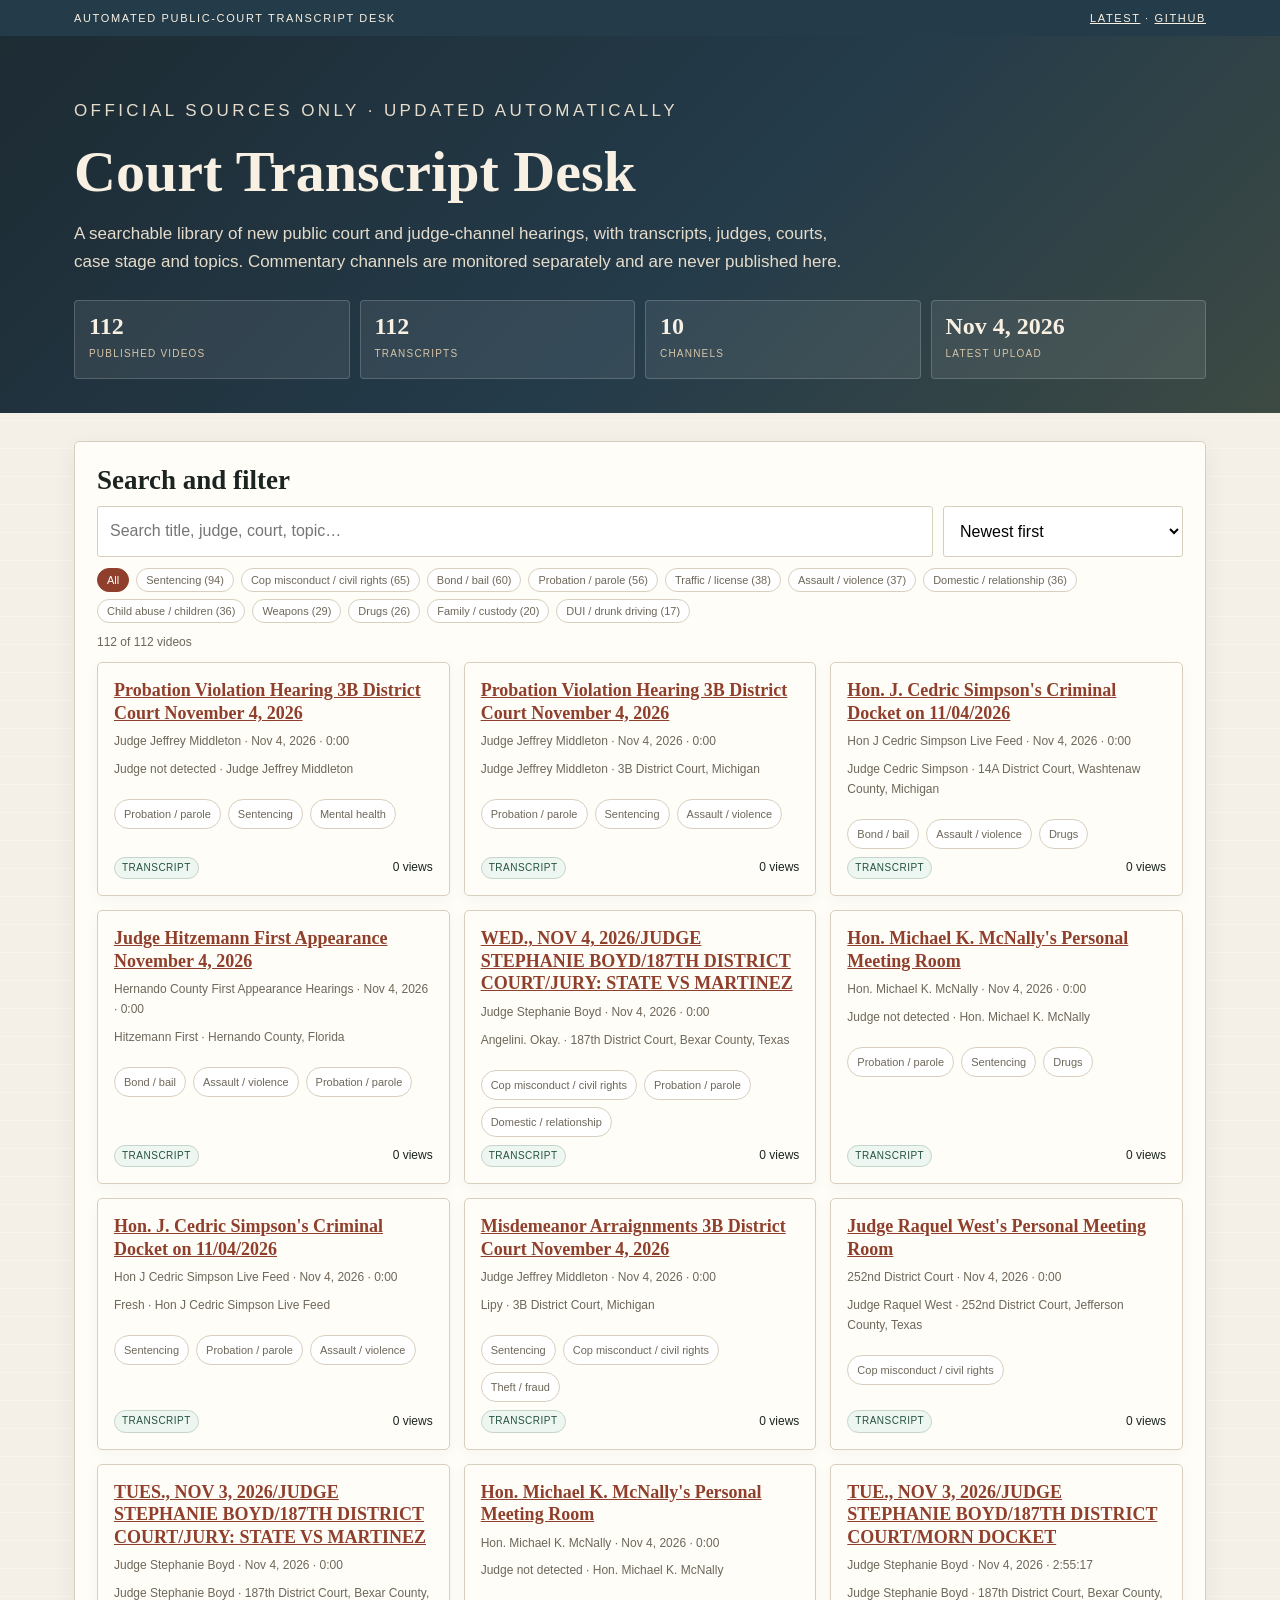
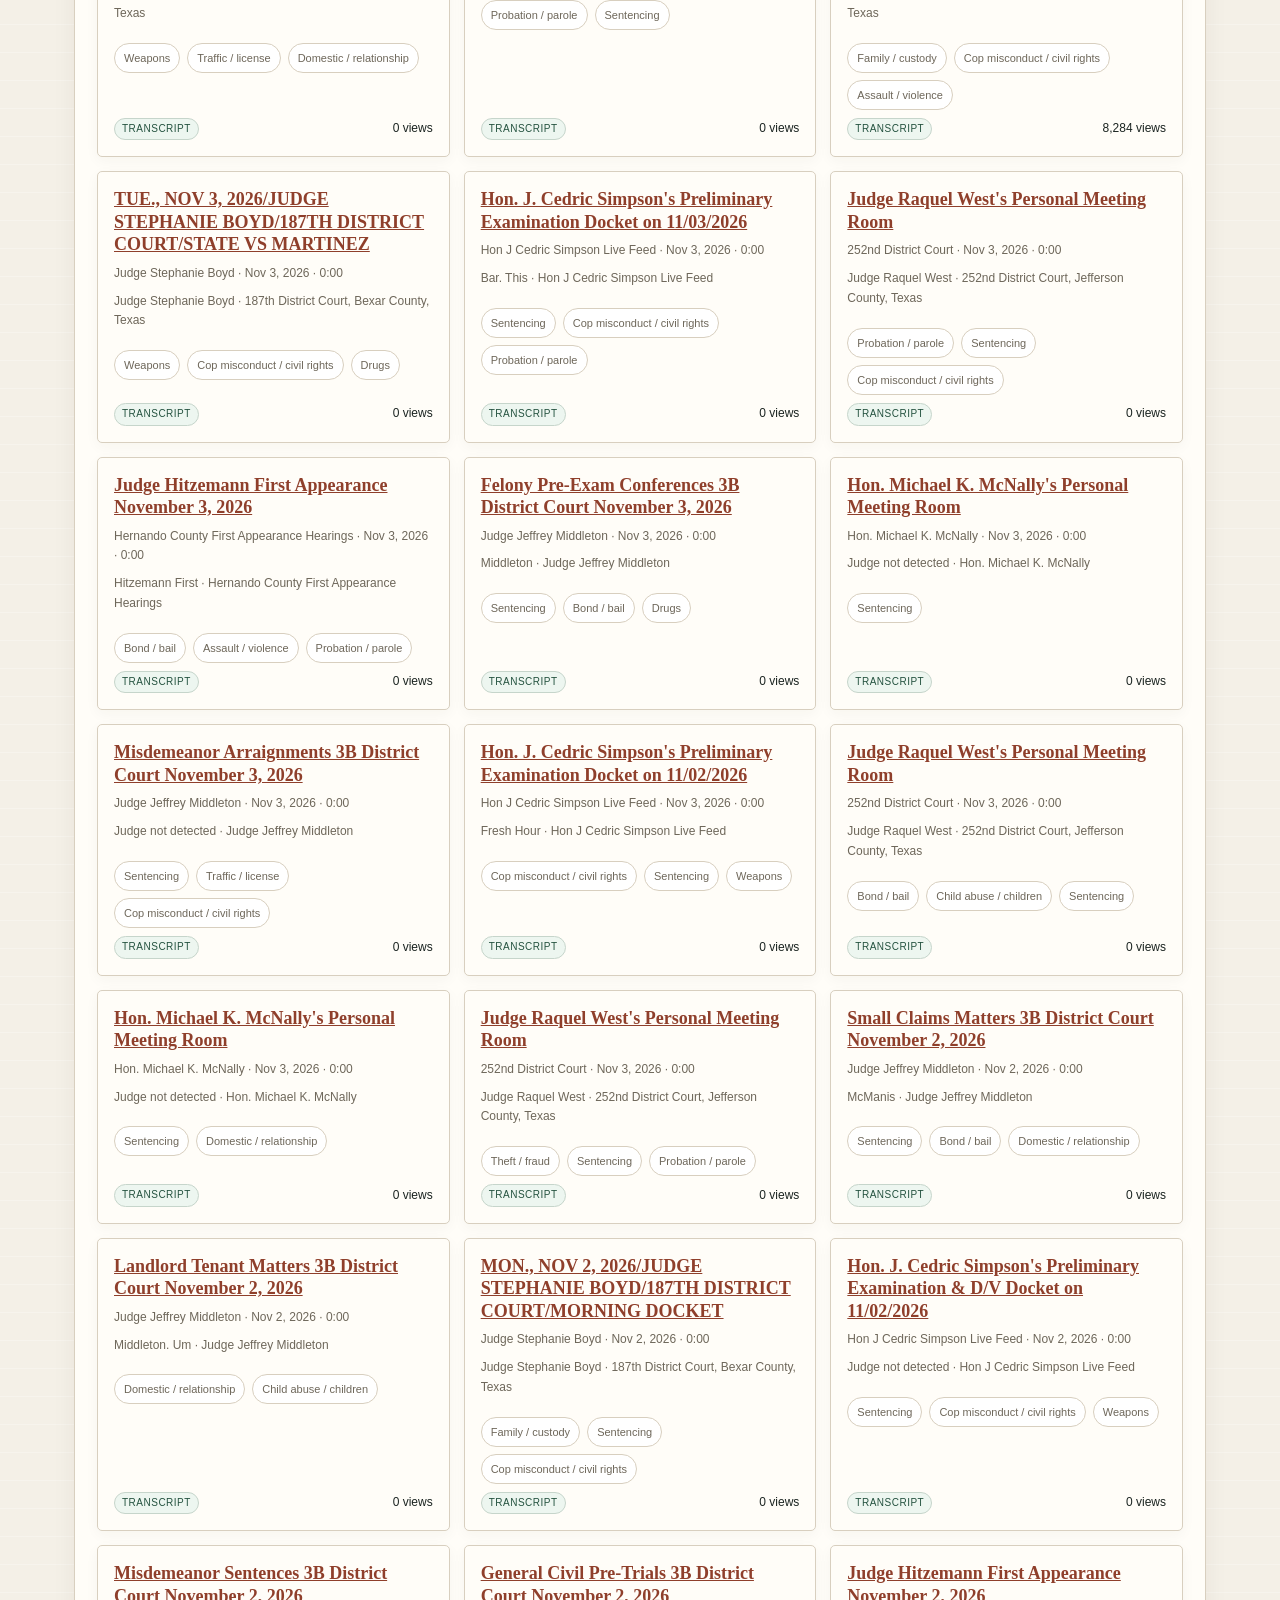
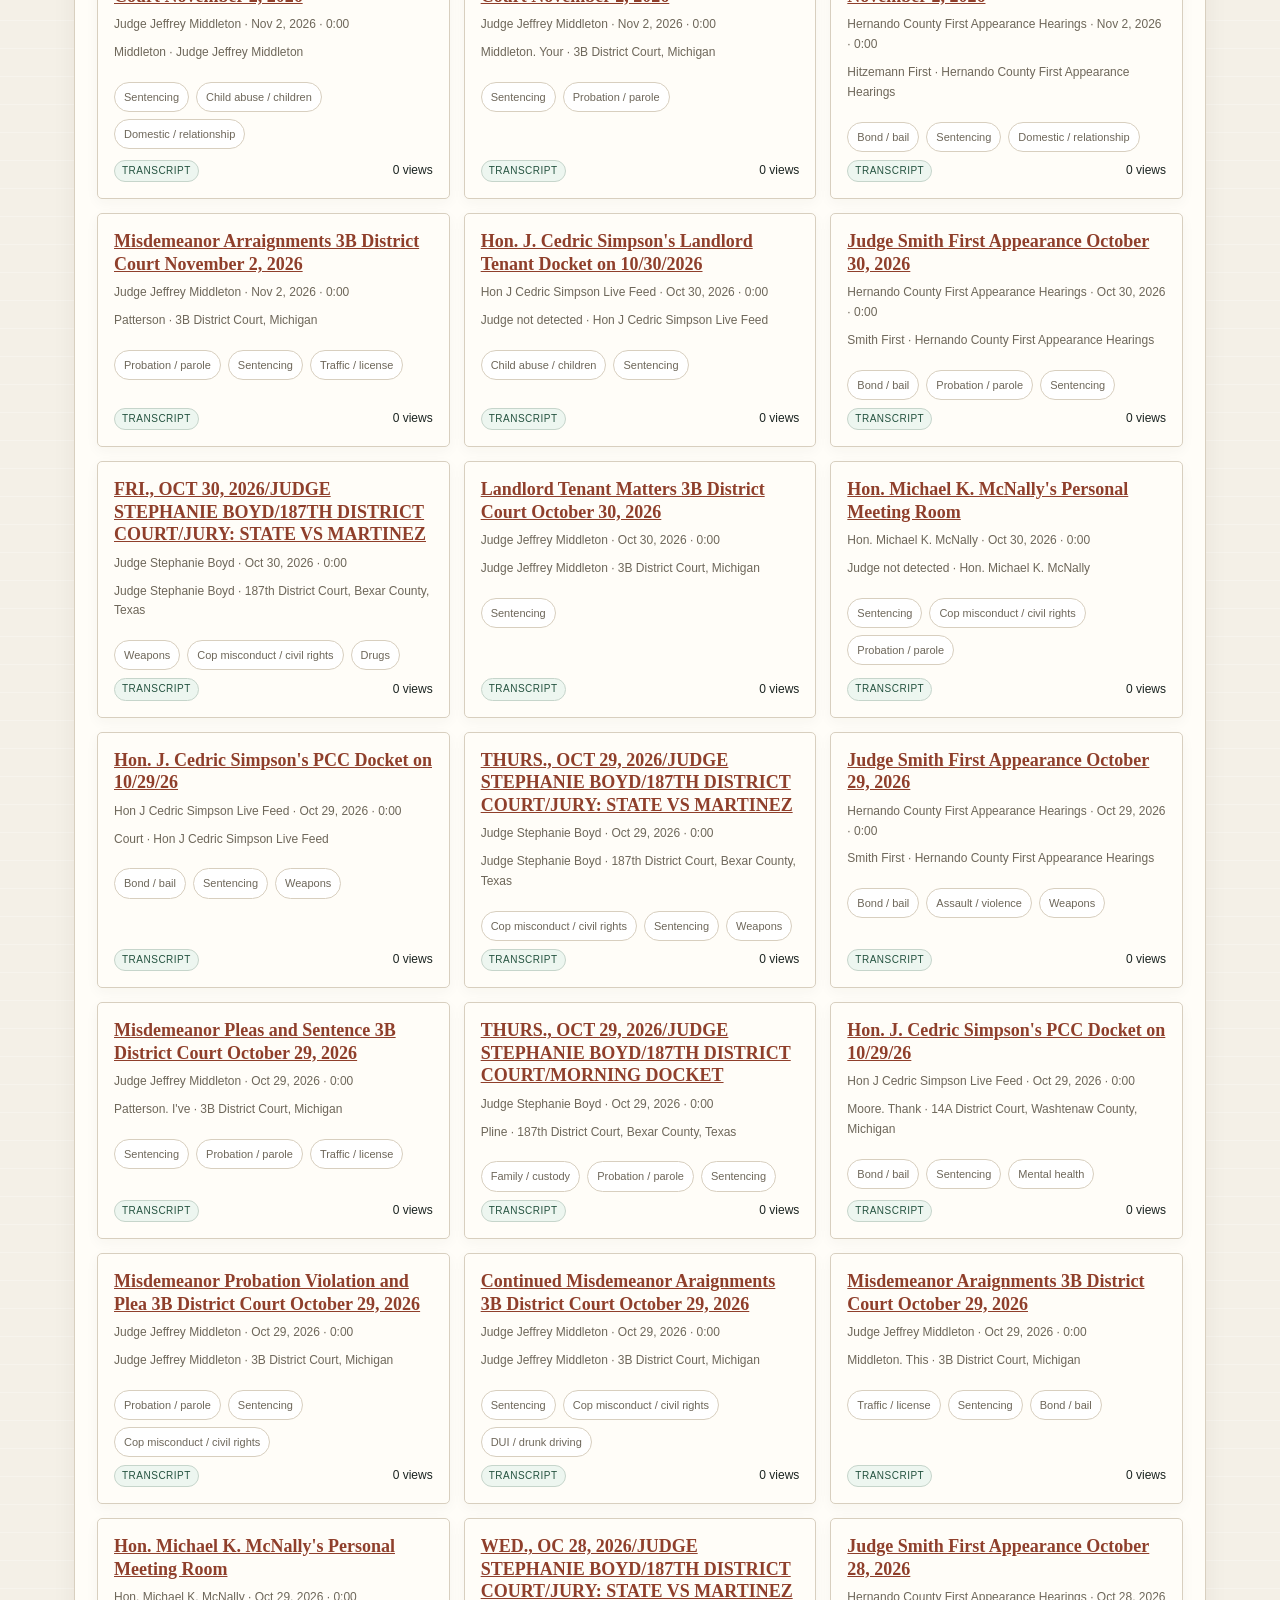
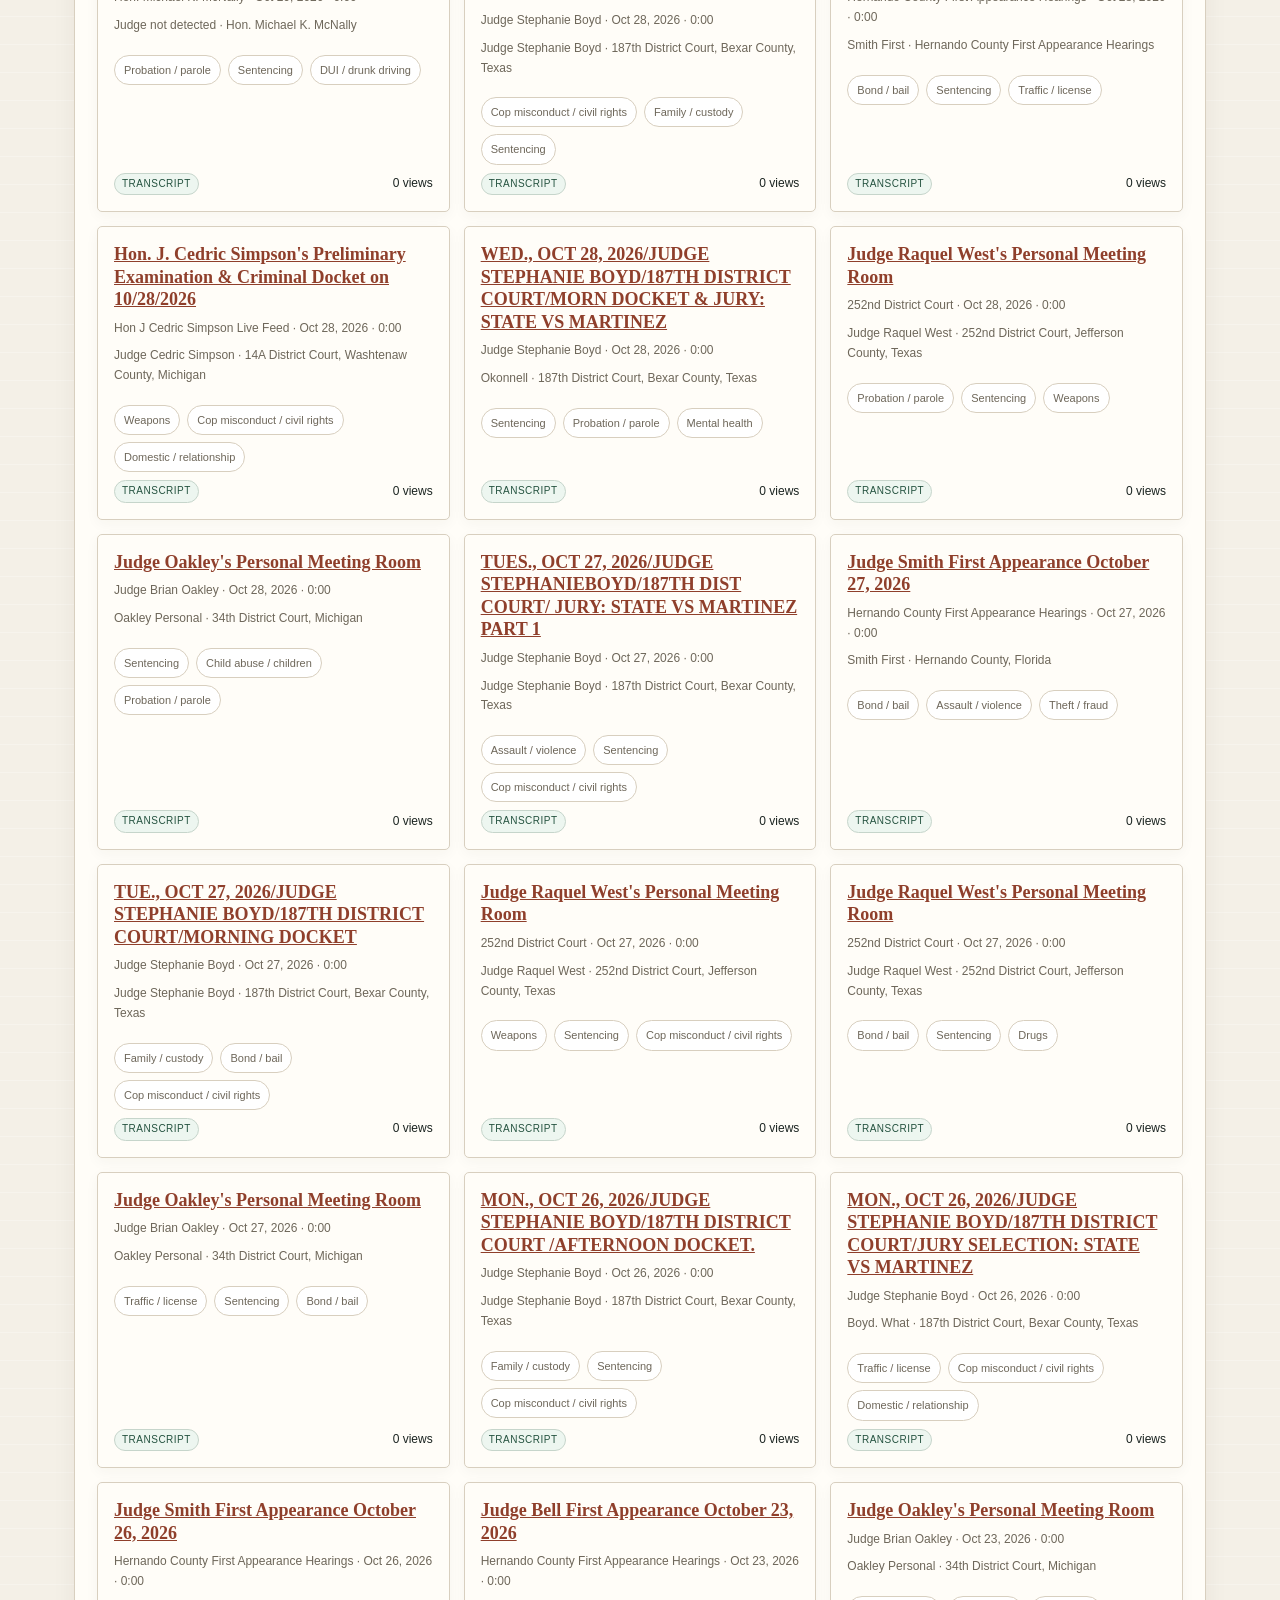
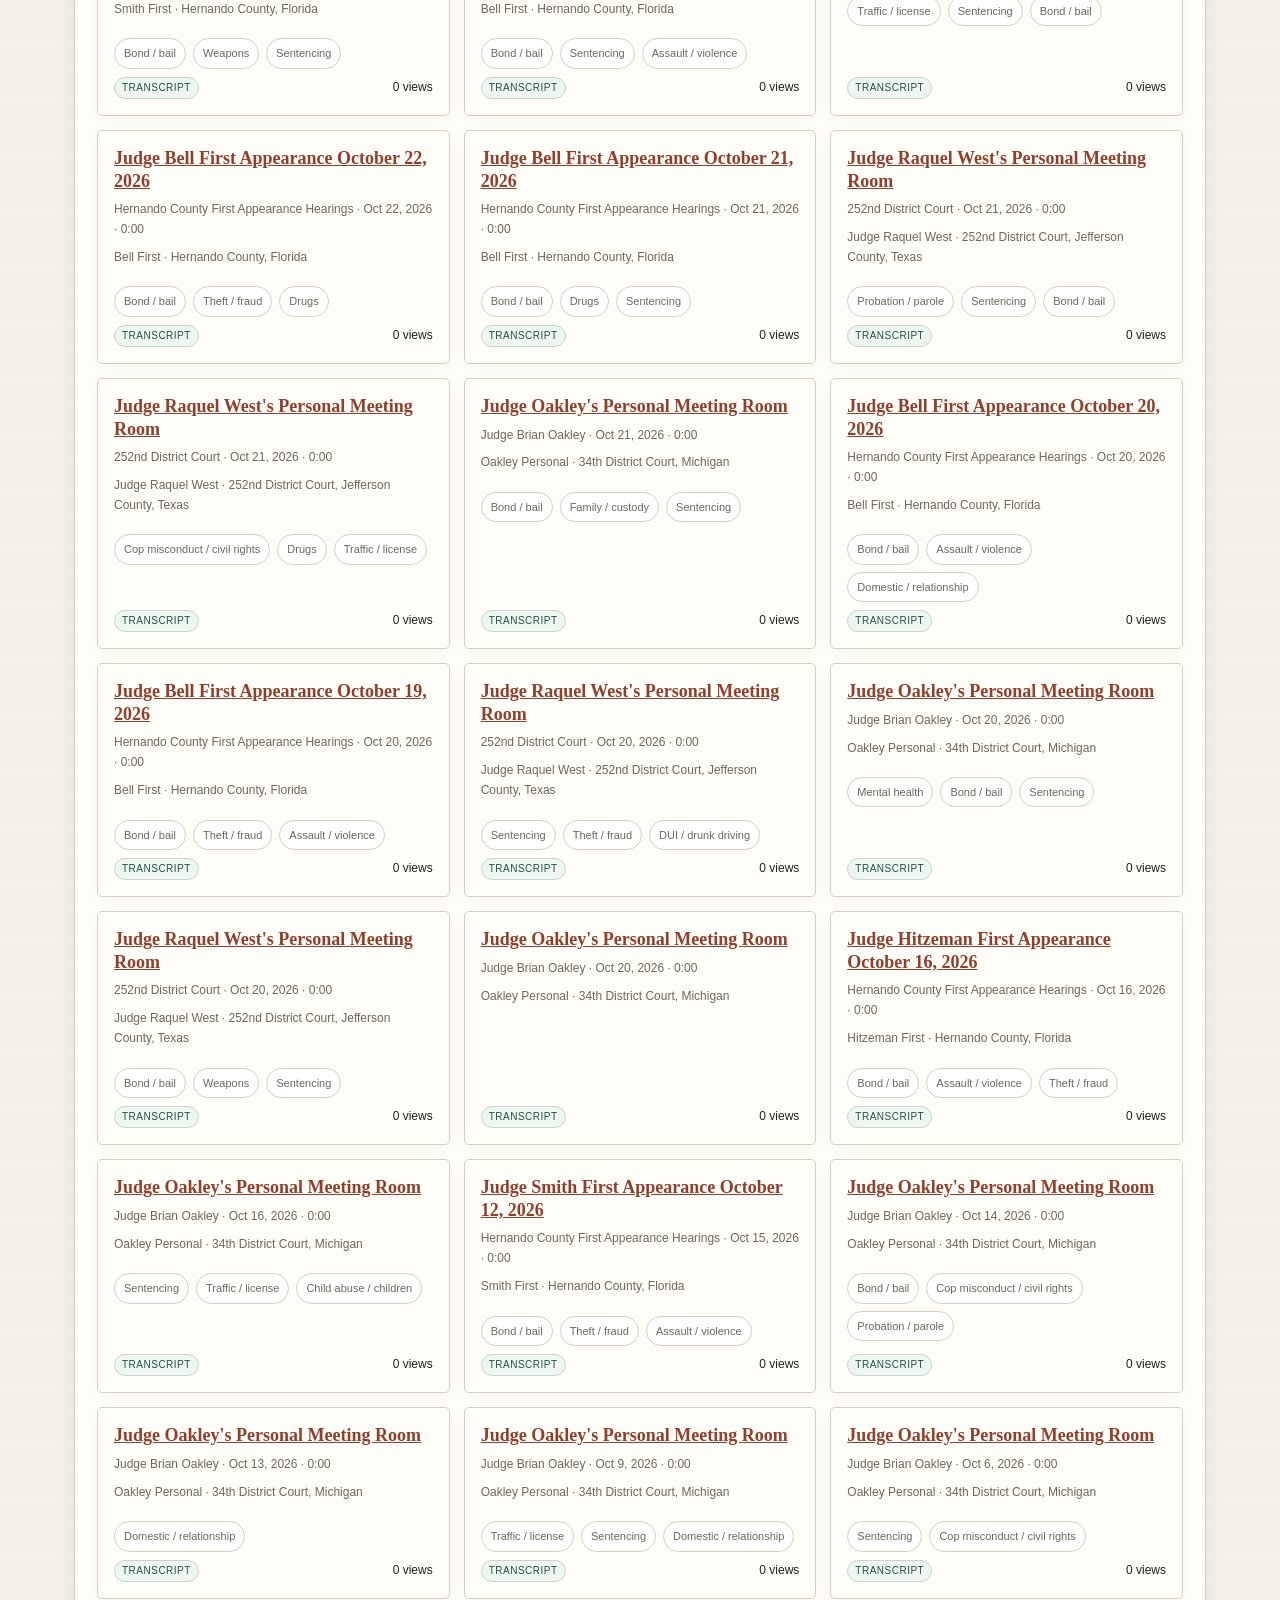
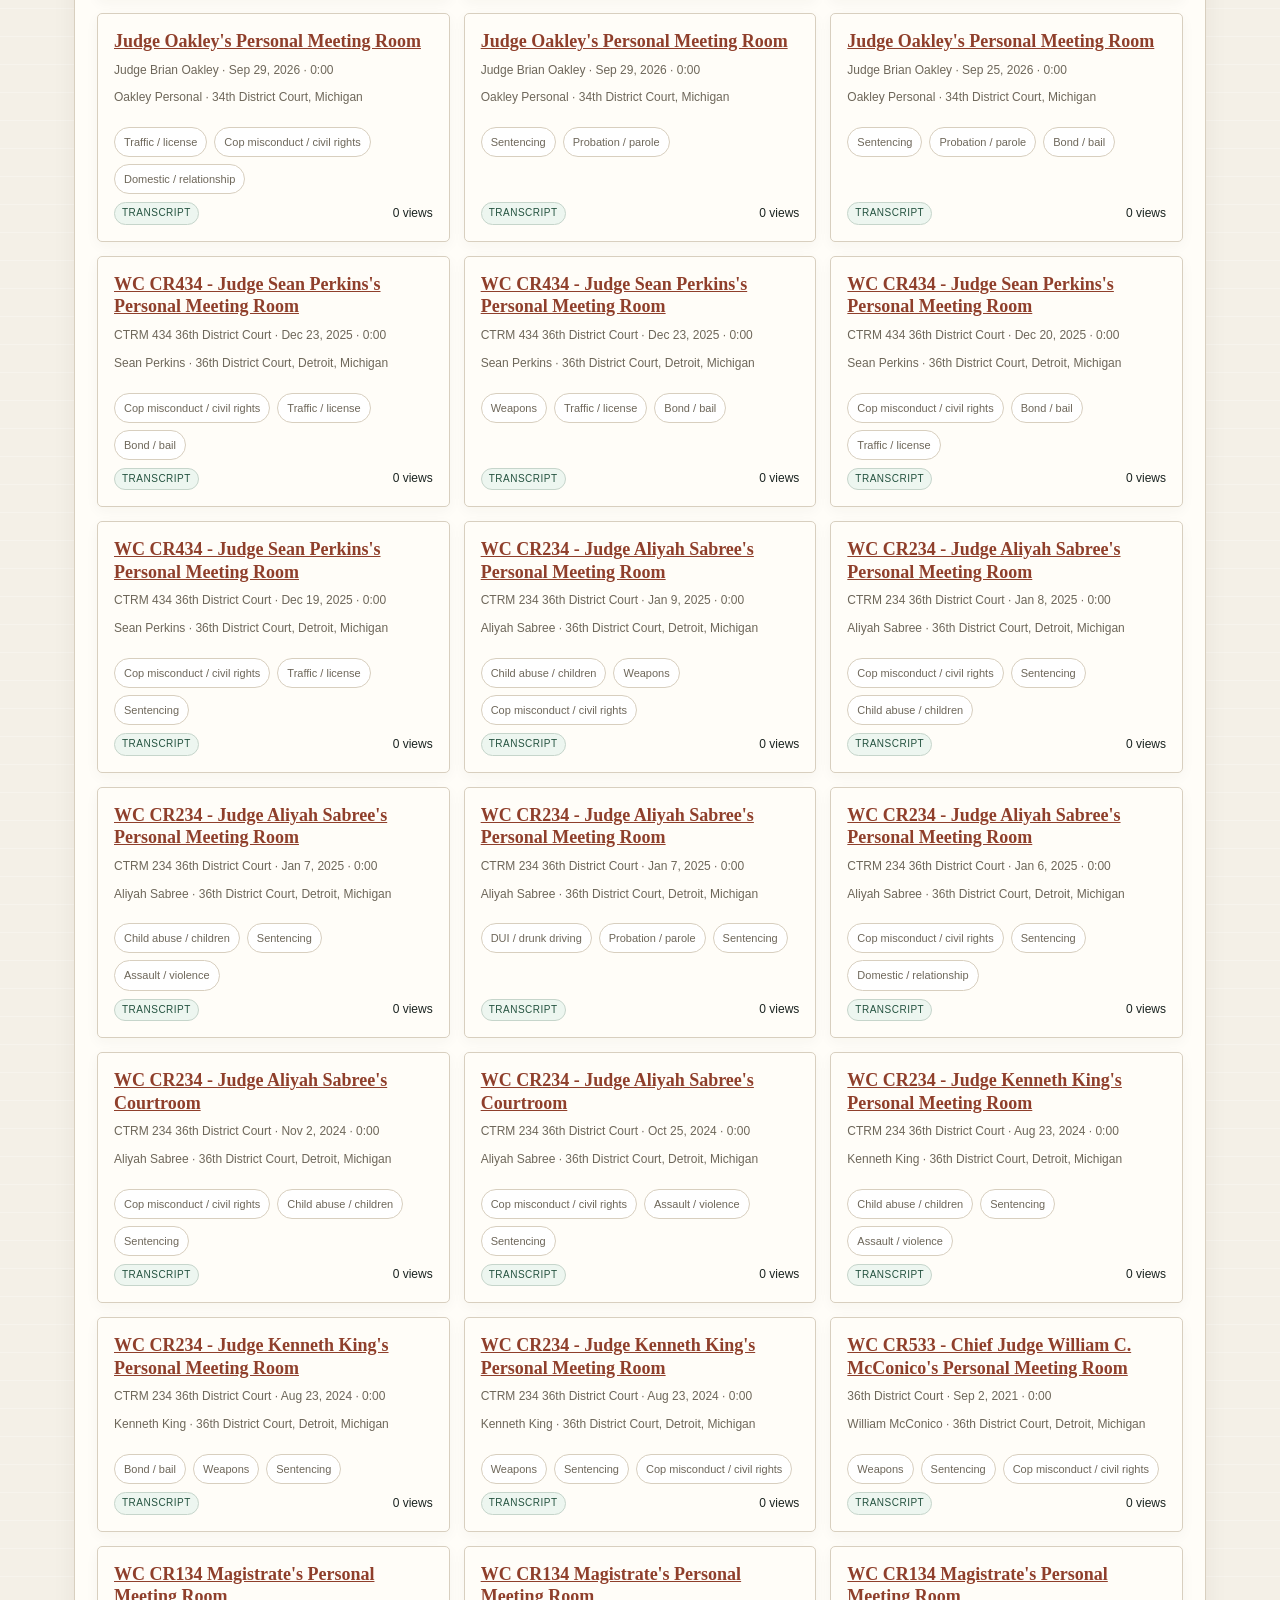
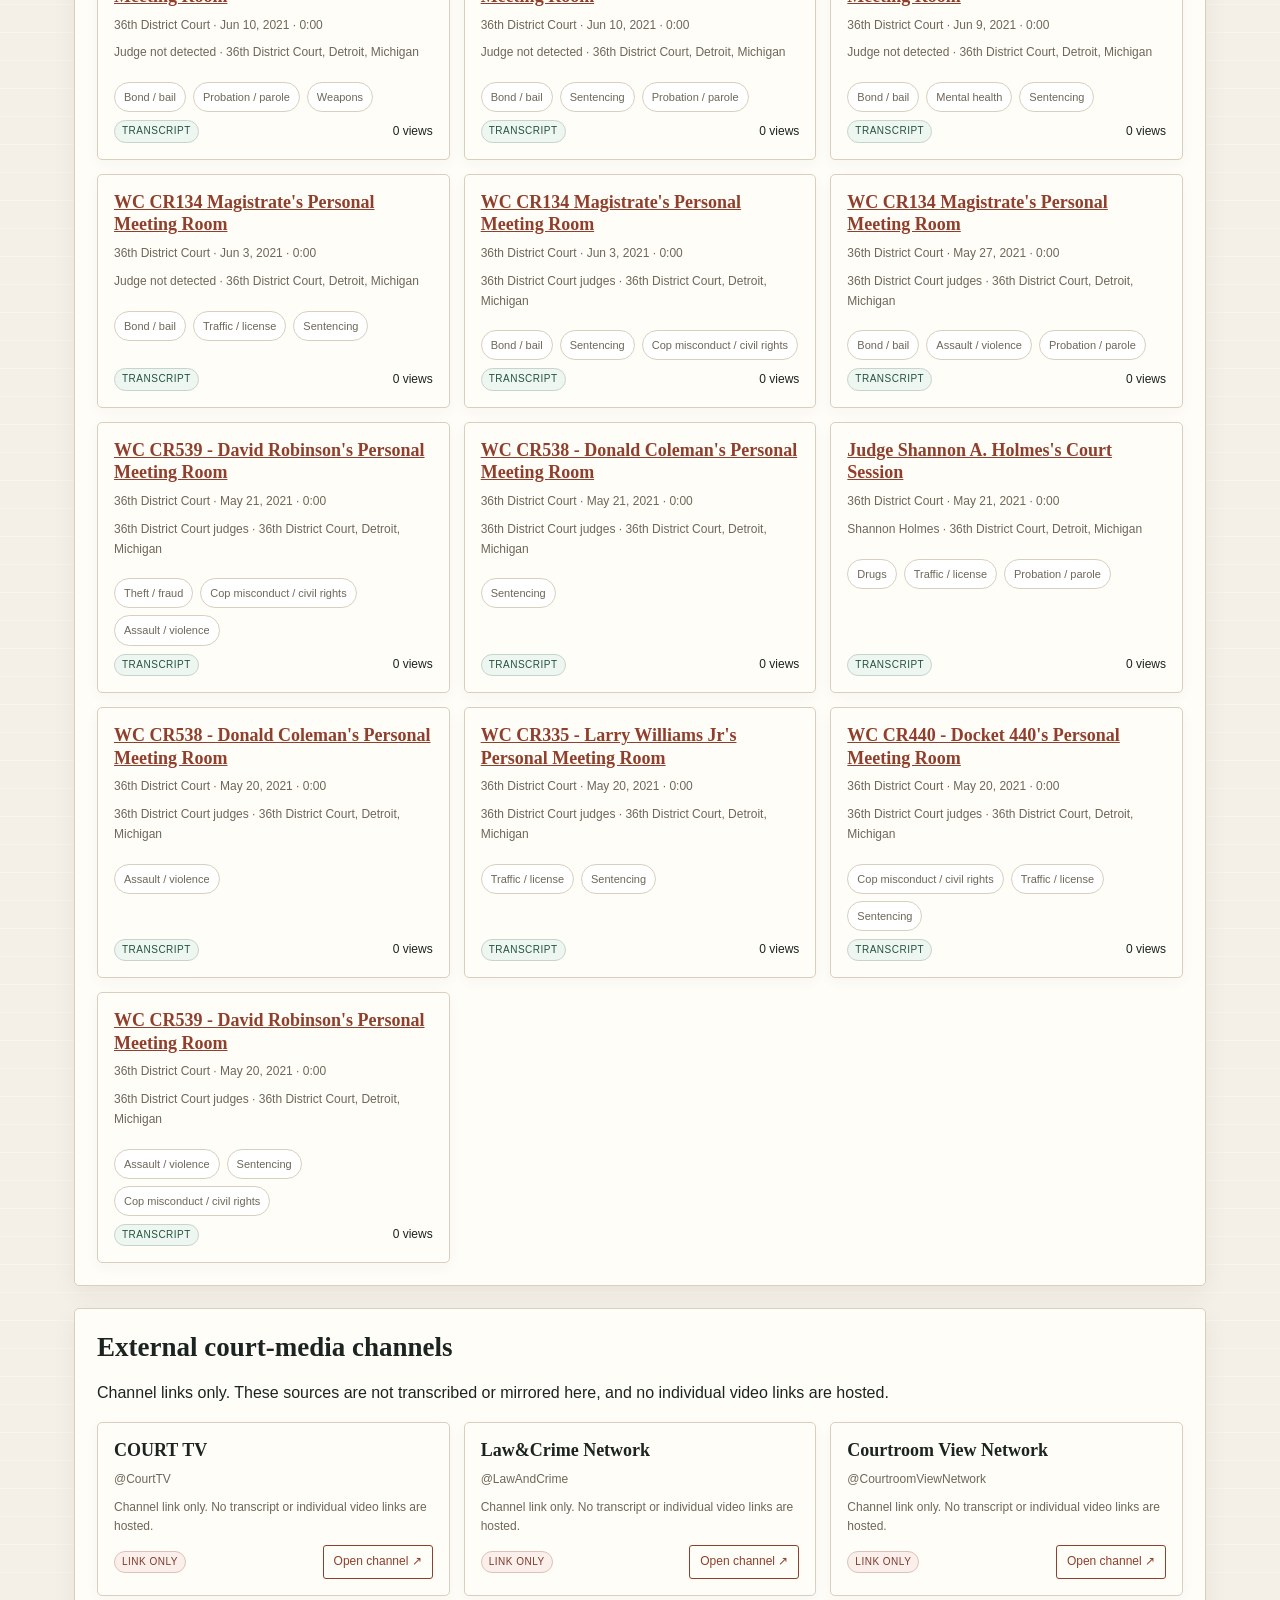
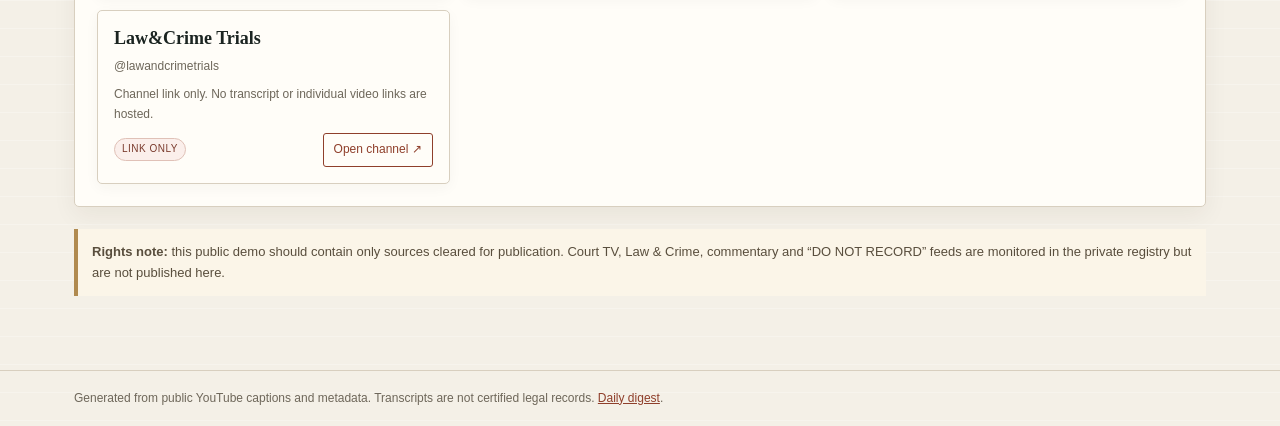
<file: site/index.html>
<!doctype html><html lang="en"><head><meta charset="utf-8"><meta name="viewport" content="width=device-width,initial-scale=1">
<title>Court Transcript Desk</title><link rel="stylesheet" href="assets/style.css"></head><body>
<div class="top"><div class="wrap"><span>Automated public-court transcript desk</span><span><a href="digest.html">Latest</a> · <a href="https://github.com/naveedpcworld-droid/court-transcript-desk" target="_blank" rel="noopener">GitHub</a></span></div></div>
<header class="hero"><div class="wrap"><p class="kicker">Official sources only · updated automatically</p>
<h1>Court Transcript Desk</h1>
<p>A searchable library of new public court and judge-channel hearings, with transcripts, judges, courts, case stage and topics. Commentary channels are monitored separately and are never published here.</p>
<div class="stats">
<div class="stat"><b id="s-videos">0</b><span>Published videos</span></div>
<div class="stat"><b id="s-transcripts">0</b><span>Transcripts</span></div>
<div class="stat"><b id="s-channels">0</b><span>Channels</span></div>
<div class="stat"><b id="s-latest">—</b><span>Latest upload</span></div>
</div></div></header>
<main><div class="wrap">
<section class="panel"><h2>Search and filter</h2>
<div class="toolbar"><input id="search" type="search" placeholder="Search title, judge, court, topic…" autocomplete="off">
<select id="sort"><option value="newest">Newest first</option><option value="oldest">Oldest first</option><option value="views">Most viewed</option></select></div>
<div id="chips" class="chips"></div><div id="count" class="count"></div><div id="grid" class="grid"></div></section>
<section class="panel" id="external-panel" style="display:none"><h2>External court-media channels</h2>
<p>Channel links only. These sources are not transcribed or mirrored here, and no individual video links are hosted.</p>
<div id="external" class="grid"></div></section>
<div class="note"><strong>Rights note:</strong> this public demo should contain only sources cleared for publication. Court TV, Law &amp; Crime, commentary and “DO NOT RECORD” feeds are monitored in the private registry but are not published here.</div>
</div></main>
<footer><div class="wrap">Generated from public YouTube captions and metadata. Transcripts are not certified legal records. <a href="digest.html">Daily digest</a>.</div></footer>
<script src="assets/app.js"></script></body></html>
</file>
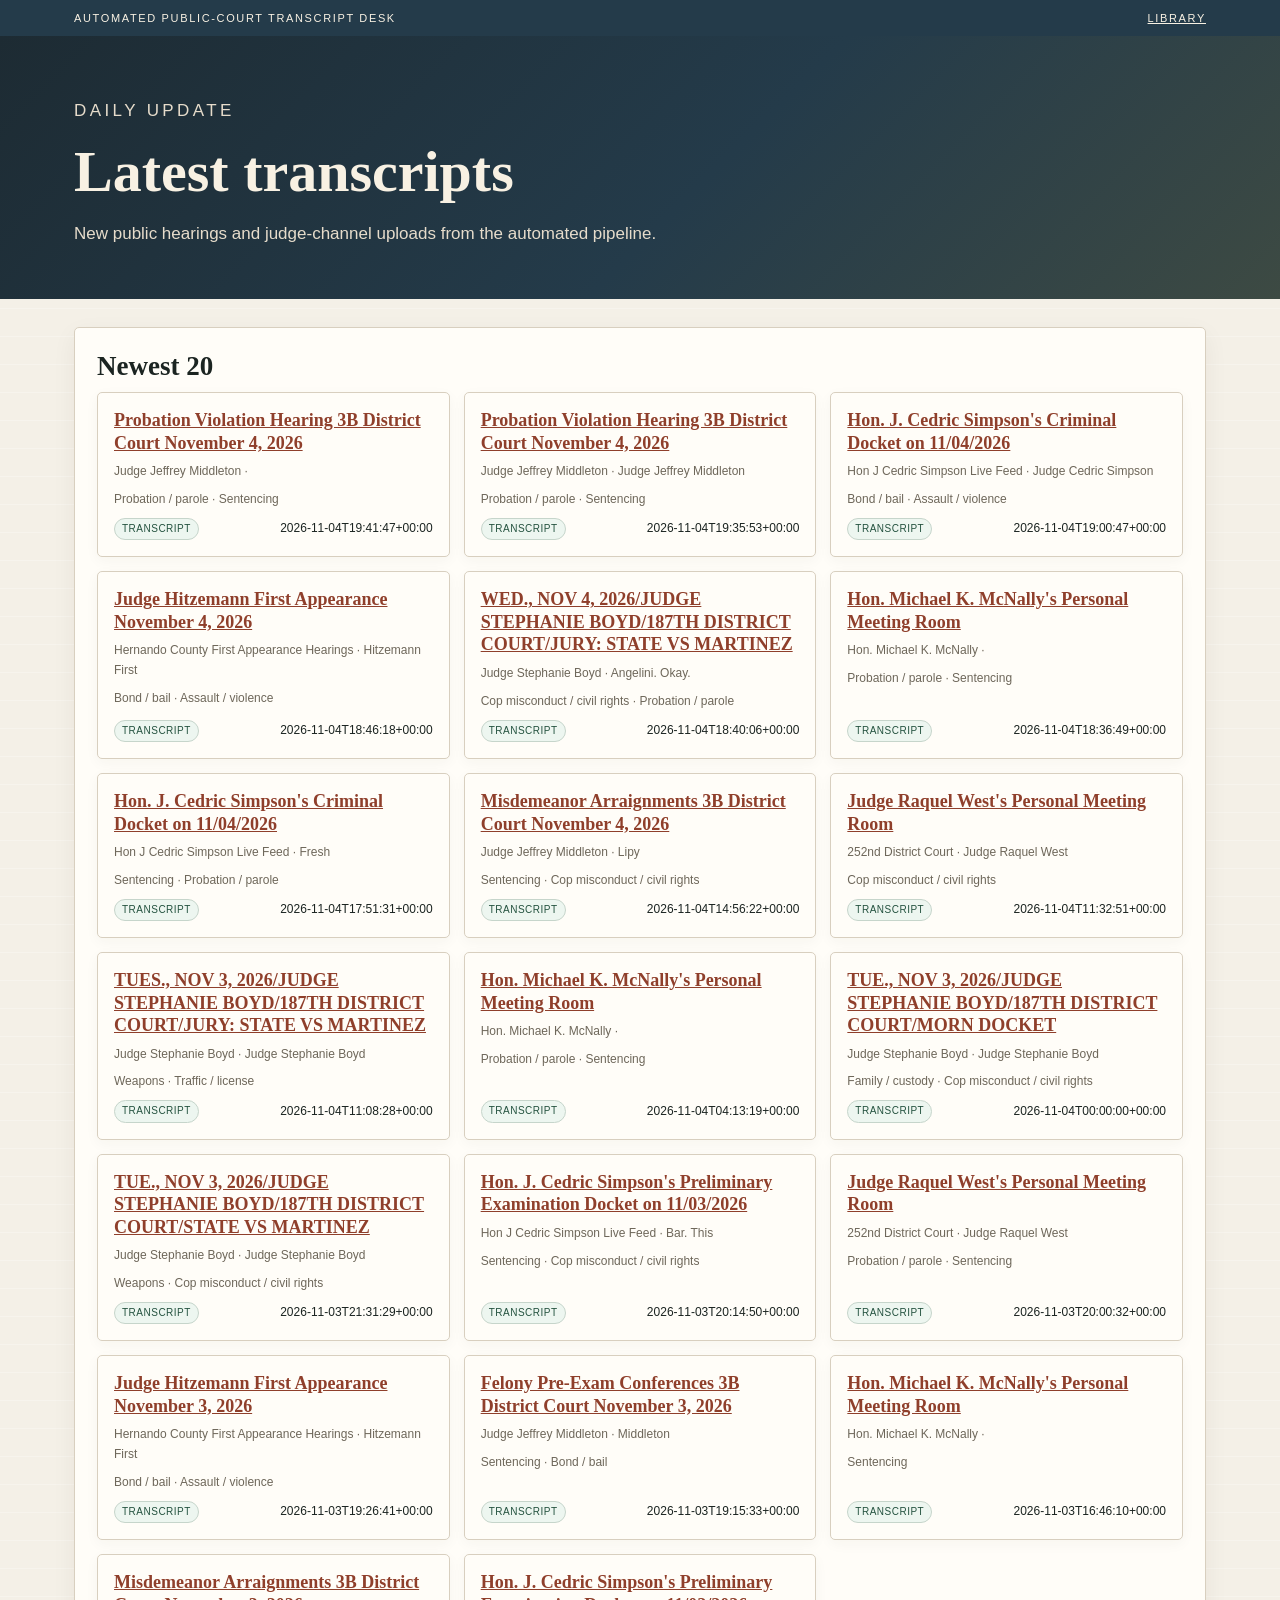
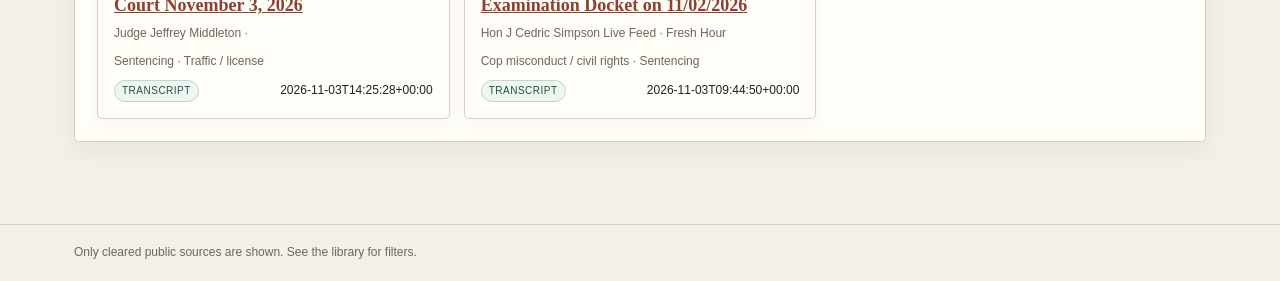
<file: site/digest.html>
<!doctype html><html lang="en"><head><meta charset="utf-8"><meta name="viewport" content="width=device-width,initial-scale=1">
<title>Latest · Court Transcript Desk</title><link rel="stylesheet" href="assets/style.css"></head><body>
<div class="top"><div class="wrap"><span>Automated public-court transcript desk</span><span><a href="index.html">Library</a></span></div></div>
<header class="hero"><div class="wrap"><p class="kicker">Daily update</p><h1>Latest transcripts</h1><p>New public hearings and judge-channel uploads from the automated pipeline.</p></div></header>
<main><div class="wrap"><section class="panel"><h2>Newest 20</h2><div id="list" class="grid"><div class="empty">Loading…</div></div></section></div></main>
<footer><div class="wrap">Only cleared public sources are shown. See the library for filters.</div></footer>
<script>
const $=s=>document.querySelector(s), esc=v=>String(v??"").replace(/[&<>"']/g,c=>({"&":"&amp;","<":"&lt;",">":"&gt;",'"':"&quot;","'":"&#39;"}[c]));
fetch("data/digest.json",{cache:"no-store"}).then(r=>r.json()).then(rows=>{
 $("#list").innerHTML=rows.map(v=>`<article class="card"><h3><a href="video.html?id=${encodeURIComponent(v.id)}">${esc(v.title)}</a></h3><div class="meta">${esc(v.channel_name)} · ${esc(v.judge||"")}</div><div class="meta">${esc((v.topic_labels||[]).slice(0,2).join(" · "))}</div><div class="foot"><span class="badge">${v.transcript_status==="ok"?"Transcript":"No transcript"}</span><span>${esc(v.published||"")}</span></div></article>`).join("")||'<div class="empty">No updates yet.</div>';
}).catch(()=>{$("#list").innerHTML='<div class="empty">No digest data yet.</div>';});
</script></body></html>
</file>
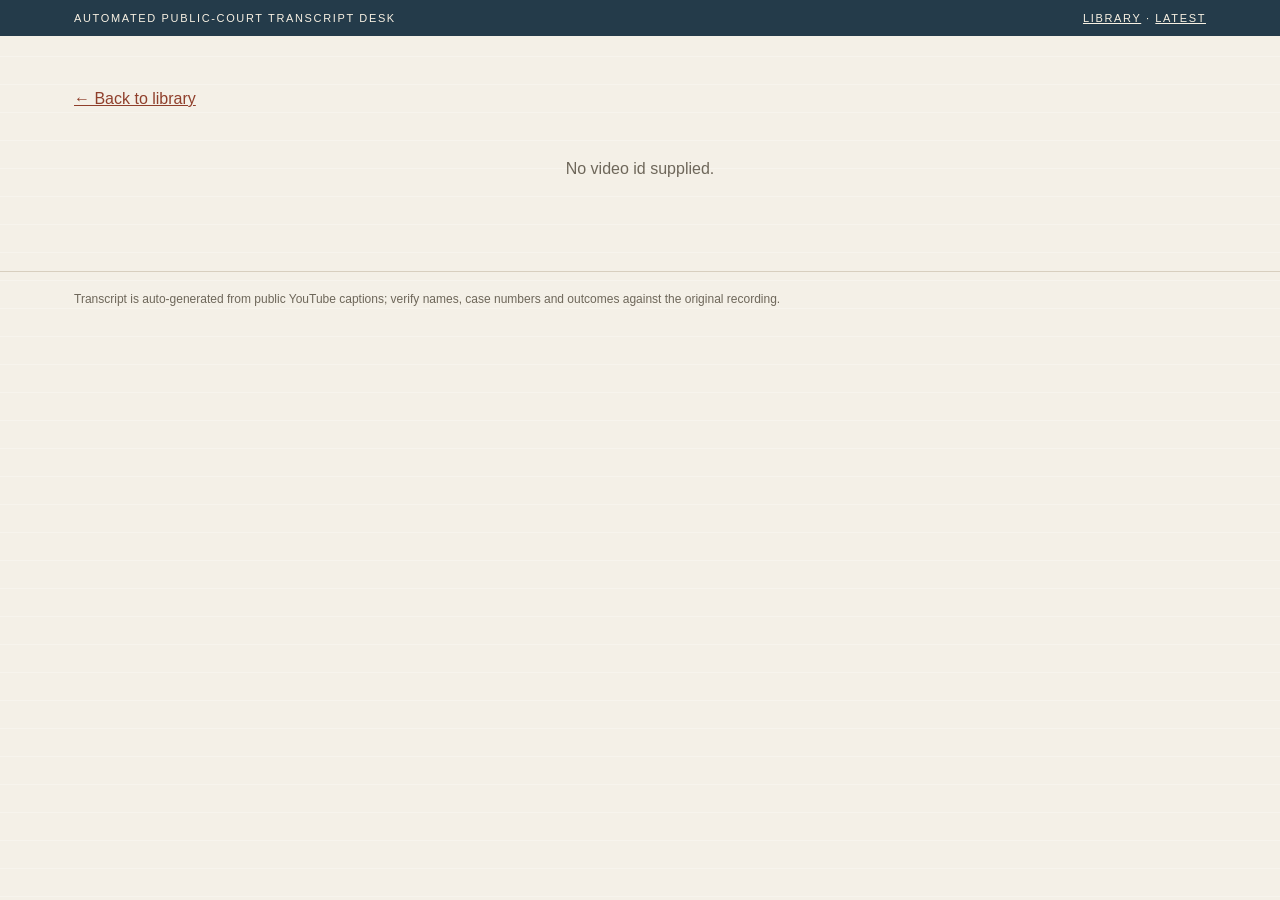
<file: site/video.html>
<!doctype html><html lang="en"><head><meta charset="utf-8"><meta name="viewport" content="width=device-width,initial-scale=1">
<title>Transcript · Court Transcript Desk</title><link rel="stylesheet" href="assets/style.css"></head><body>
<div class="top"><div class="wrap"><span>Automated public-court transcript desk</span><span><a href="index.html">Library</a> · <a href="digest.html">Latest</a></span></div></div>
<main><div class="wrap"><p style="margin-top:22px"><a href="index.html">← Back to library</a></p><div id="app"><div class="empty">Loading…</div></div></div></main>
<footer><div class="wrap">Transcript is auto-generated from public YouTube captions; verify names, case numbers and outcomes against the original recording.</div></footer>
<script src="assets/video.js"></script></body></html>
</file>
<file: site/assets/style.css>
:root{--ink:#1b2421;--paper:#f4f0e7;--card:#fffdf8;--line:#d8cfbf;--accent:#8f3f2b;--navy:#243b4a;--gold:#b08a4f;--muted:#6e675a}
*{box-sizing:border-box}
body{margin:0;background:var(--paper);color:var(--ink);font:16px/1.65 -apple-system,BlinkMacSystemFont,"Segoe UI",Roboto,Arial,sans-serif;background-image:linear-gradient(rgba(255,255,255,.25) 1px,transparent 1px);background-size:100% 28px}
a{color:var(--accent)} .wrap{max-width:1180px;margin:0 auto;padding:0 24px}
.top{background:var(--navy);color:#f8f1e3;font-size:11px;letter-spacing:.15em;text-transform:uppercase}
.top .wrap{display:flex;justify-content:space-between;min-height:36px;align-items:center;gap:12px}
.top a{color:#f8f1e3}
.hero{background:linear-gradient(135deg,#1d2b33,#243b4a 55%,#3d4a43);color:#f8f1e3;padding:44px 0 34px}
.kicker{font-size:11px;letter-spacing:.2em;text-transform:uppercase;color:#d9bd91}
h1{font:600 clamp(34px,5vw,58px)/1.05 Georgia,serif;margin:8px 0 12px}
.hero p{max-width:780px;color:#e6dccb;font-size:17px}
.stats{display:grid;grid-template-columns:repeat(auto-fit,minmax(140px,1fr));gap:10px;margin-top:24px}
.stat{background:rgba(255,255,255,.08);border:1px solid rgba(255,255,255,.18);padding:12px 14px;border-radius:4px}
.stat b{display:block;font:600 24px/1.1 Georgia,serif}.stat span{font-size:10px;text-transform:uppercase;letter-spacing:.12em;color:#d7c5a8}
main{padding:28px 0 60px}.panel{background:var(--card);border:1px solid var(--line);box-shadow:0 8px 24px rgba(50,40,25,.06);padding:22px;margin-bottom:22px;border-radius:5px}
h2{font:600 27px/1.2 Georgia,serif;margin:0 0 10px}
input,select{width:100%;padding:11px 12px;border:1px solid var(--line);background:#fff;font:inherit;border-radius:3px}
.toolbar{display:grid;grid-template-columns:1fr 240px;gap:10px}
.chips{display:flex;gap:7px;flex-wrap:wrap;margin-top:11px}
.chip{border:1px solid var(--line);background:#fff;color:var(--muted);padding:5px 9px;border-radius:99px;font-size:11px;cursor:pointer}
.chip.active{background:var(--accent);color:#fff;border-color:var(--accent)}
.count{font-size:12px;color:var(--muted);margin:10px 0}
.grid{display:grid;grid-template-columns:repeat(auto-fill,minmax(300px,1fr));gap:14px}
.card{background:var(--card);border:1px solid var(--line);border-radius:5px;padding:16px;display:flex;flex-direction:column;gap:8px;box-shadow:0 4px 14px rgba(50,40,25,.04)}
.card h3{font:600 18px/1.25 Georgia,serif;margin:0}.card .meta{font-size:12px;color:var(--muted)}
.badge{display:inline-block;font-size:10px;letter-spacing:.05em;text-transform:uppercase;border:1px solid #c6d5cb;background:#edf6f0;color:#24523f;padding:2px 7px;border-radius:99px}
.badge.warn{border-color:#e0c1b7;background:#fbefeb;color:#7a3a2c}
.card .foot{margin-top:auto;display:flex;justify-content:space-between;gap:8px;align-items:center;font-size:12px}
.btn{display:inline-block;border:1px solid var(--accent);color:var(--accent);padding:6px 10px;border-radius:3px;text-decoration:none;font-size:12px}
.btn:hover{background:var(--accent);color:#fff}
.note{border-left:4px solid var(--gold);background:#fbf5e8;padding:12px 14px;color:#594e3d;font-size:13px;margin:14px 0}
.transcript{font:16px/1.65 Georgia,"Times New Roman",serif;max-width:900px;white-space:pre-wrap;overflow-wrap:anywhere}
.transcript .ts{font:11px/1.4 ui-monospace,SFMono-Regular,Menlo,monospace;color:var(--accent);margin-right:8px}
.meta-grid{display:grid;grid-template-columns:repeat(auto-fit,minmax(180px,1fr));gap:8px 18px;font-size:13px;color:var(--muted);margin:12px 0}
.meta-grid b{color:var(--ink)}
.empty{padding:28px;text-align:center;color:var(--muted)}
footer{border-top:1px solid var(--line);padding:18px 0;color:var(--muted);font-size:12px}
@media(max-width:720px){.wrap{padding:0 15px}.toolbar{grid-template-columns:1fr}.hero{padding:34px 0 26px}.panel{padding:16px}}
</file>
